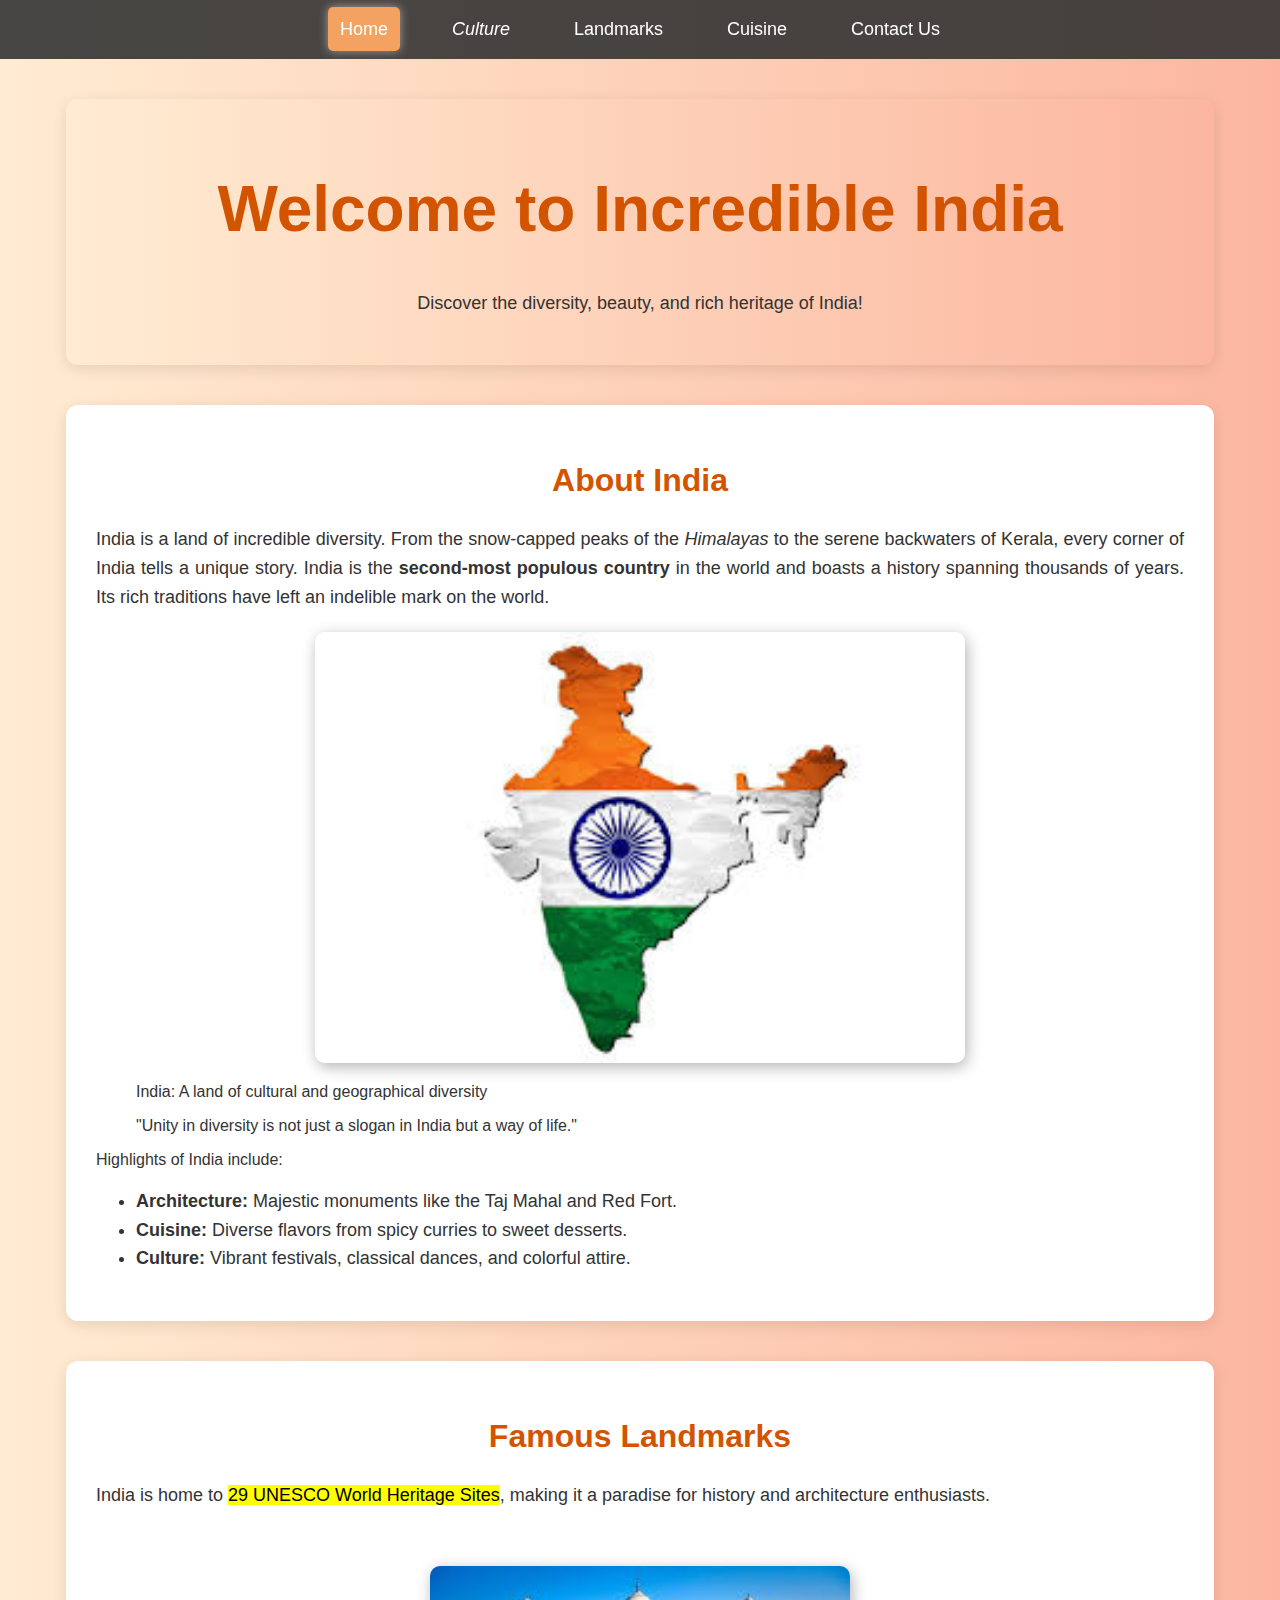
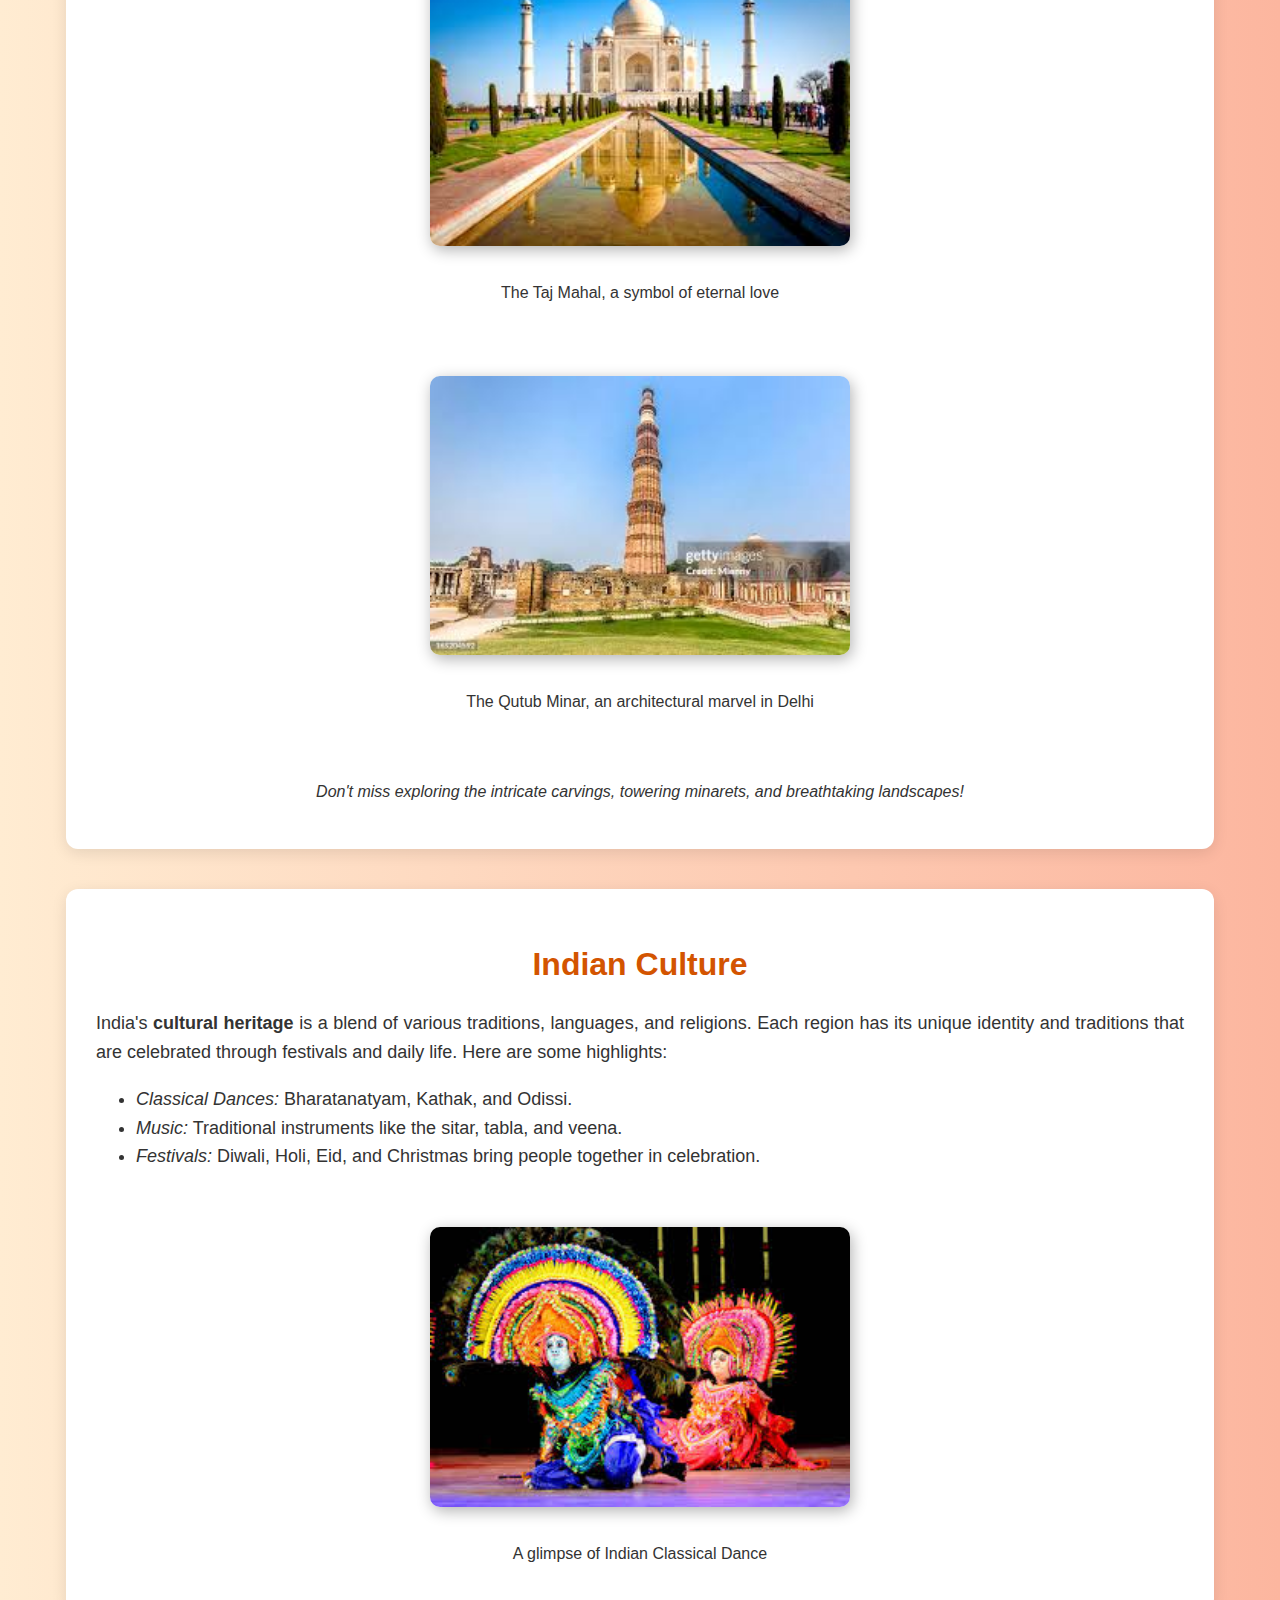
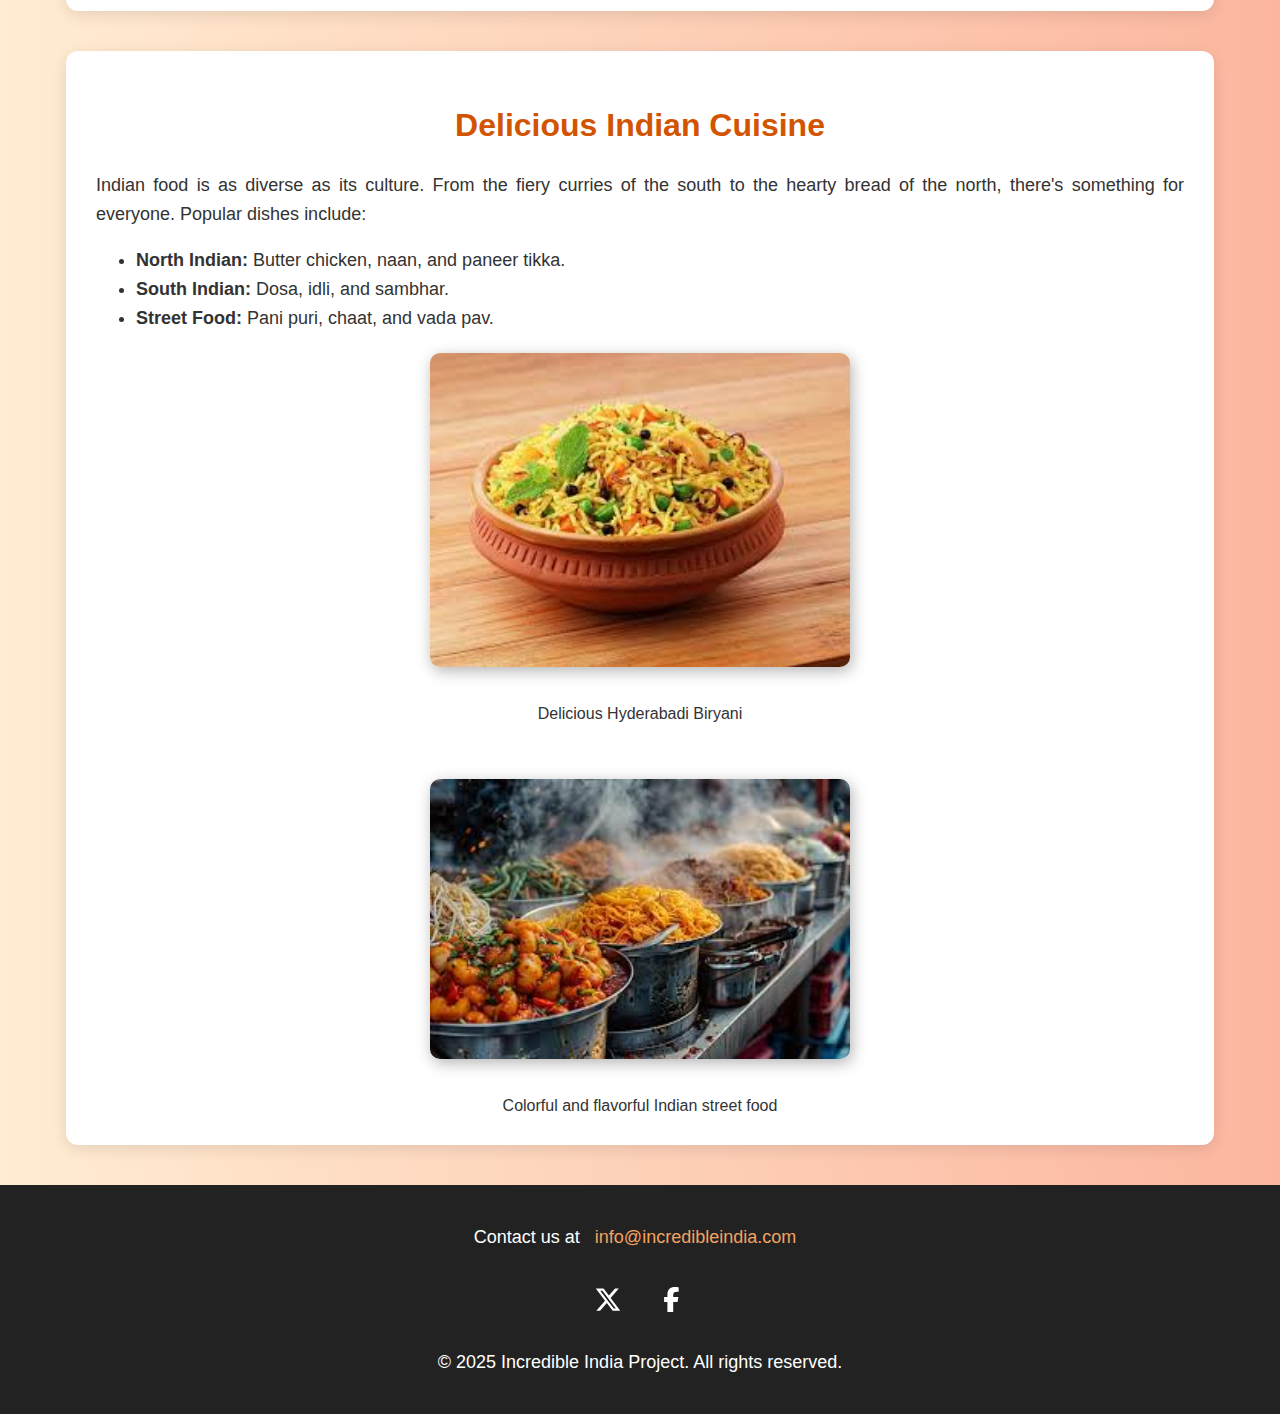
<file: index.html>
<!DOCTYPE html>
<html lang="en">

<head>
    <meta charset="UTF-8">
    <meta name="viewport" content="width=device-width, initial-scale=1.0">
    <title>Welcome to Incredible India</title>
</head>

<link rel="stylesheet" href="style.css">

<body>

    <nav>
        <ul>
            <!-- <li><a href="index.html">Project Page</a></li> -->
            <li><a href="index.html" class="active">Home</a></li>
            <li><a href="culture.html"><i>Culture</i></a></li>
            <li><a href="landmark.html">Landmarks</a></li>
            <li><a href="cuisine.html">Cuisine</a></li>
            <li><a href="contact.html">Contact Us</a></li>
        </ul>
    </nav>

    <section class="unique">
        
        <h1>Welcome to Incredible India</h1>
        <p>Discover the diversity, beauty, and rich heritage of India!</p>
    </section>

    <section>
        <h2>About India</h2>
        <p>
            India is a land of incredible diversity. From the snow-capped peaks of the <i>Himalayas</i> to the serene
            backwaters of Kerala,
            every corner of India tells a unique story. India is the <strong>second-most populous country</strong> in
            the world and boasts
            a history spanning thousands of years. Its rich traditions have left an indelible mark on the world.
        </p>
        <img src="./HomeImages/india_map.jpg" alt="Map of India" width="650px" padding="10px">

        <blockquote>India: A land of cultural and geographical diversity</blockquote>
        <blockquote>"Unity in diversity is not just a slogan in India but a way of life."</blockquote>
        Highlights of India include:
        <ul>
            <li><strong>Architecture:</strong> Majestic monuments like the Taj Mahal and Red Fort.</li>
            <li><strong>Cuisine:</strong> Diverse flavors from spicy curries to sweet desserts.</li>
            <li><strong>Culture:</strong> Vibrant festivals, classical dances, and colorful attire.</li>
        </ul>
    </section>

    <section>
        <h2>Famous Landmarks</h2>
        <p>
            India is home to <mark>29 UNESCO World Heritage Sites</mark>, making it a paradise for history and
            architecture enthusiasts.
        </p>
        <!-- <ol> -->
        <!-- <li> -->
        <div>
            &nbsp;&nbsp;&nbsp;&nbsp;&nbsp;&nbsp;&nbsp;
            <img src="./HomeImages/tajmahal.jpg" alt="The Taj Mahal" width="420px">
            <center><br>The Taj Mahal, a symbol of eternal love</center>
            <!-- &nbsp;&nbsp;&nbsp;&nbsp;&nbsp;&nbsp;&nbsp; -->
        </div>
        <!-- </li> -->
        <br><br><br>
        <!-- <li> -->
        <div>
            <!-- &nbsp;&nbsp;&nbsp;&nbsp;&nbsp;&nbsp;&nbsp; -->
            <img src="./HomeImages/qutubminar.jpg" alt="The Qutub Minar" width="420px">
            <center><br>The Qutub Minar, an architectural marvel in Delhi</center>
            <!-- &nbsp;&nbsp;&nbsp;&nbsp;&nbsp;&nbsp;&nbsp; -->
        </div>
        <!-- </li> -->
        <!-- </ol> -->
        <br><br><br>


        <p>
            <center>
                <i>Don't miss exploring the intricate carvings, towering minarets, and breathtaking landscapes!</i>
            </center>
        </p>
    </section>

    <section>
        <h2>Indian Culture</h2>
        <p>
            India's <strong>cultural heritage</strong> is a blend of various traditions, languages, and religions. Each
            region has its unique
            identity and traditions that are celebrated through festivals and daily life. Here are some highlights:
        </p>
        <ul>
            <li><i>Classical Dances:</i> Bharatanatyam, Kathak, and Odissi.</li>
            <li><i>Music:</i> Traditional instruments like the sitar, tabla, and veena.</li>
            <li><i>Festivals:</i> Diwali, Holi, Eid, and Christmas bring people together in celebration.</li>
        </ul>

        <div>
            &nbsp;&nbsp;&nbsp;&nbsp;&nbsp;&nbsp;&nbsp;&nbsp;&nbsp;&nbsp;&nbsp;
            <img src="./HomeImages/dance.jpg" alt="Indian Classical Dance" width="420px">
            <center>
                <br>A glimpse of Indian Classical Dance
            </center>

            &nbsp;&nbsp;&nbsp;&nbsp;&nbsp;&nbsp;&nbsp;&nbsp;&nbsp;&nbsp;&nbsp;&nbsp;
        </div>
    </section>

    <section>
        <h2>Delicious Indian Cuisine</h2>
        <p>
            Indian food is as diverse as its culture. From the fiery curries of the south to the hearty bread of the
            north,
            there's something for everyone. Popular dishes include:
        </p>
        <ul>
            <li><strong>North Indian:</strong> Butter chicken, naan, and paneer tikka.</li>
            <li><strong>South Indian:</strong> Dosa, idli, and sambhar.</li>
            <li><strong>Street Food:</strong> Pani puri, chaat, and vada pav.</li>
        </ul>

        <div>
            <!-- &nbsp;&nbsp;&nbsp;&nbsp;&nbsp;&nbsp;&nbsp;&nbsp;&nbsp;&nbsp;&nbsp; -->
            <img src="./HomeImages/biryani.jpg" alt="Hyderabadi Biryani" width="420px">
            <center><br>Delicious Hyderabadi Biryani</center>
            <!-- &nbsp;&nbsp;&nbsp;&nbsp;&nbsp;&nbsp;&nbsp;&nbsp;&nbsp;&nbsp;&nbsp;&nbsp; -->
        </div>

        <br><br>

        <div>
            <!-- &nbsp;&nbsp;&nbsp;&nbsp;&nbsp;&nbsp;&nbsp;&nbsp;&nbsp;&nbsp;&nbsp; -->
            <img src="./HomeImages/street_food.jpg" alt="Indian Street Food" width="420px">
            <center><br>Colorful and flavorful Indian street food</center>

            <!-- &nbsp;&nbsp;&nbsp;&nbsp;&nbsp;&nbsp;&nbsp;&nbsp;&nbsp;&nbsp;&nbsp;&nbsp; -->

        </div>
    </section>

    <footer>
        <!-- <p><a href="index.html">Back to Project Page</a></p> -->
        <p>Contact us at <a href="mailto:info@incredibleindia.com">info@incredibleindia.com</a></p>
        <!-- From Uiverse.io by javierBarroso -->
        <div class="social-login-icons">
            <div class="socialcontainer">
                <div class="icon social-icon-1-1">
                    <svg viewBox="0 0 512 512" height="1.7em" xmlns="http://www.w3.org/2000/svg" class="svgIcontwit"
                        fill="white">
                        <path
                            d="M389.2 48h70.6L305.6 224.2 487 464H345L233.7 318.6 106.5 464H35.8L200.7 275.5 26.8 48H172.4L272.9 180.9 389.2 48zM364.4 421.8h39.1L151.1 88h-42L364.4 421.8z">
                        </path>
                    </svg>
                </div>
                <div class="social-icon-1">
                    <svg viewBox="0 0 512 512" height="1.7em" xmlns="http://www.w3.org/2000/svg" class="svgIcontwit"
                        fill="white">
                        <path
                            d="M389.2 48h70.6L305.6 224.2 487 464H345L233.7 318.6 106.5 464H35.8L200.7 275.5 26.8 48H172.4L272.9 180.9 389.2 48zM364.4 421.8h39.1L151.1 88h-42L364.4 421.8z">
                        </path>
                    </svg>
                </div>
            </div>
            <div class="socialcontainer">
                <div class="icon social-icon-3-3">
                    <svg viewBox="0 0 384 512" fill="white" height="1.6em" xmlns="http://www.w3.org/2000/svg">
                        <path
                            d="M80 299.3V512H196V299.3h86.5l18-97.8H196V166.9c0-51.7 20.3-71.5 72.7-71.5c16.3 0 29.4 .4 37 1.2V7.9C291.4 4 256.4 0 236.2 0C129.3 0 80 50.5 80 159.4v42.1H14v97.8H80z">
                        </path>
                    </svg>
                </div>
                <div class="social-icon-3">
                    <svg viewBox="0 0 384 512" fill="white" height="1.6em" xmlns="http://www.w3.org/2000/svg">
                        <path
                            d="M80 299.3V512H196V299.3h86.5l18-97.8H196V166.9c0-51.7 20.3-71.5 72.7-71.5c16.3 0 29.4 .4 37 1.2V7.9C291.4 4 256.4 0 236.2 0C129.3 0 80 50.5 80 159.4v42.1H14v97.8H80z">
                        </path>
                    </svg>
                </div>
            </div>
        </div>
        </div>
        <p> &copy; 2025 Incredible India Project. All rights reserved.</p>

    </footer>
</body>

</html>
</file>
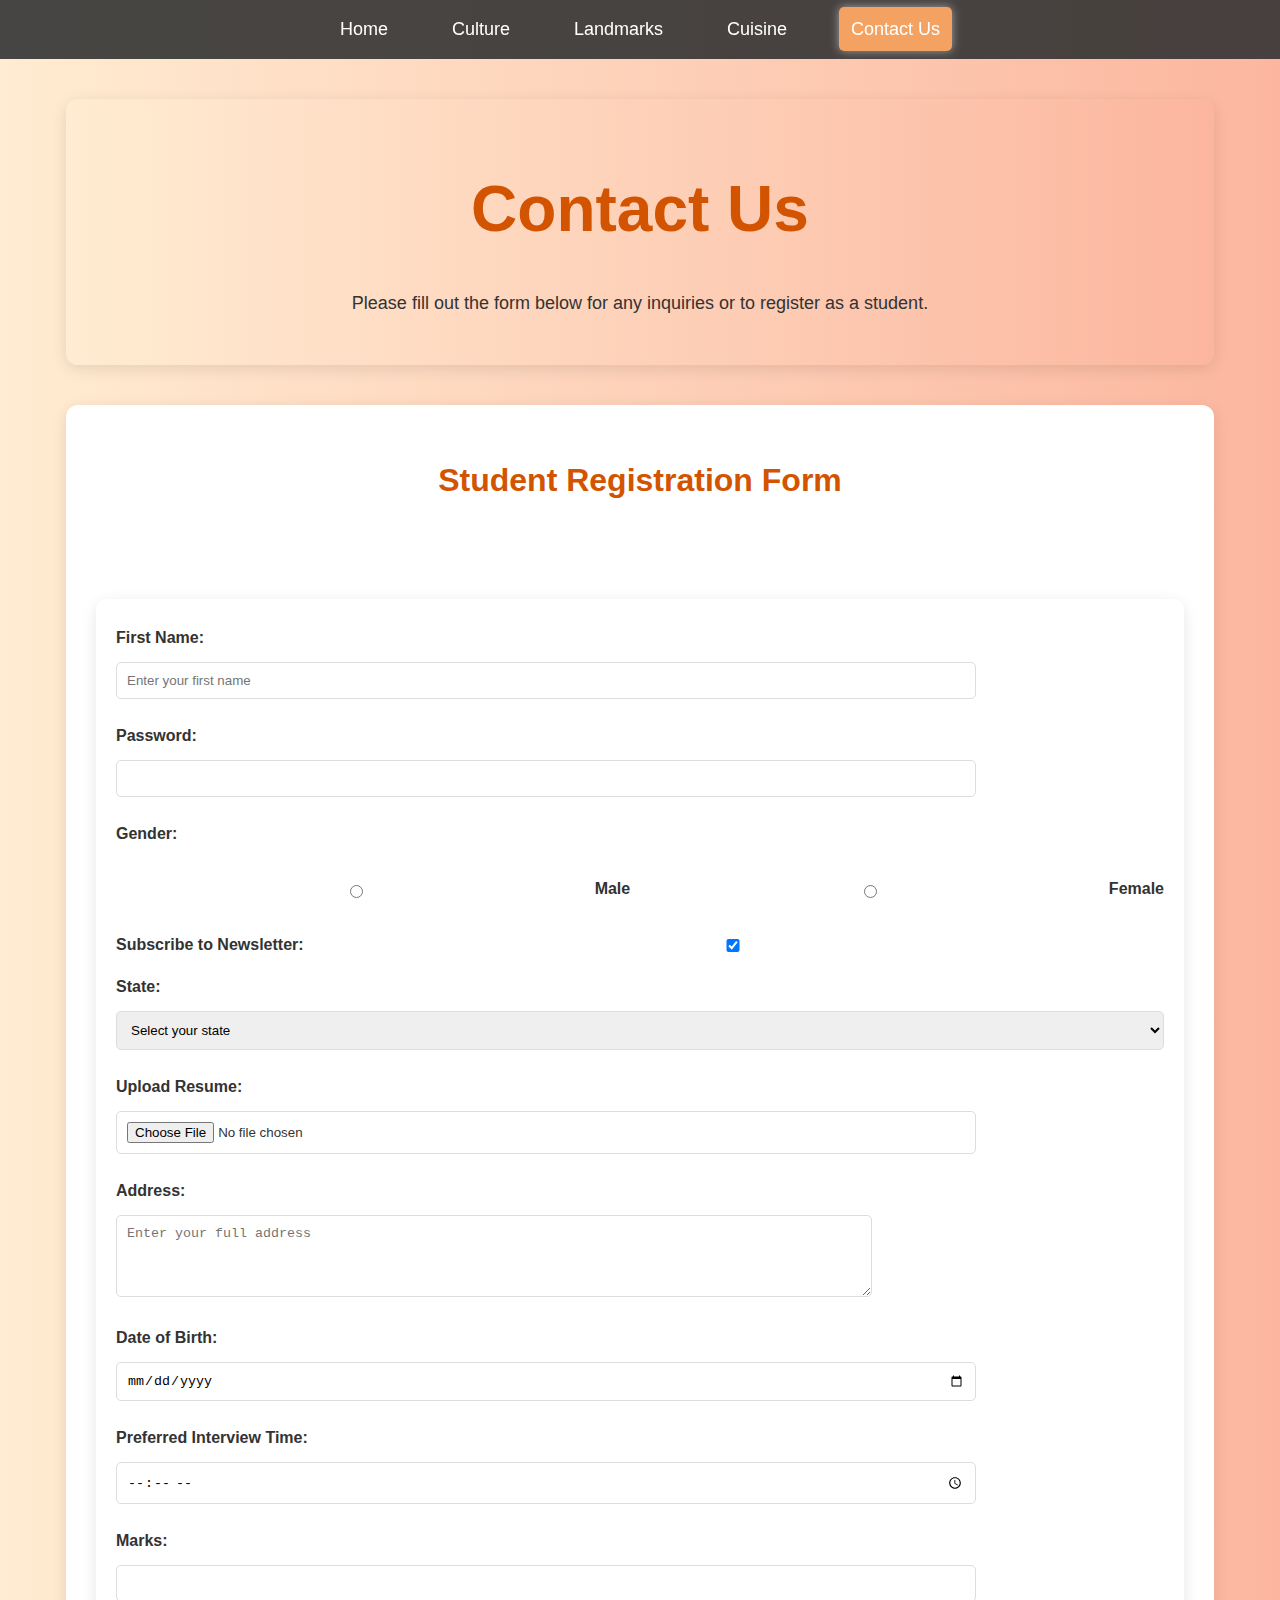
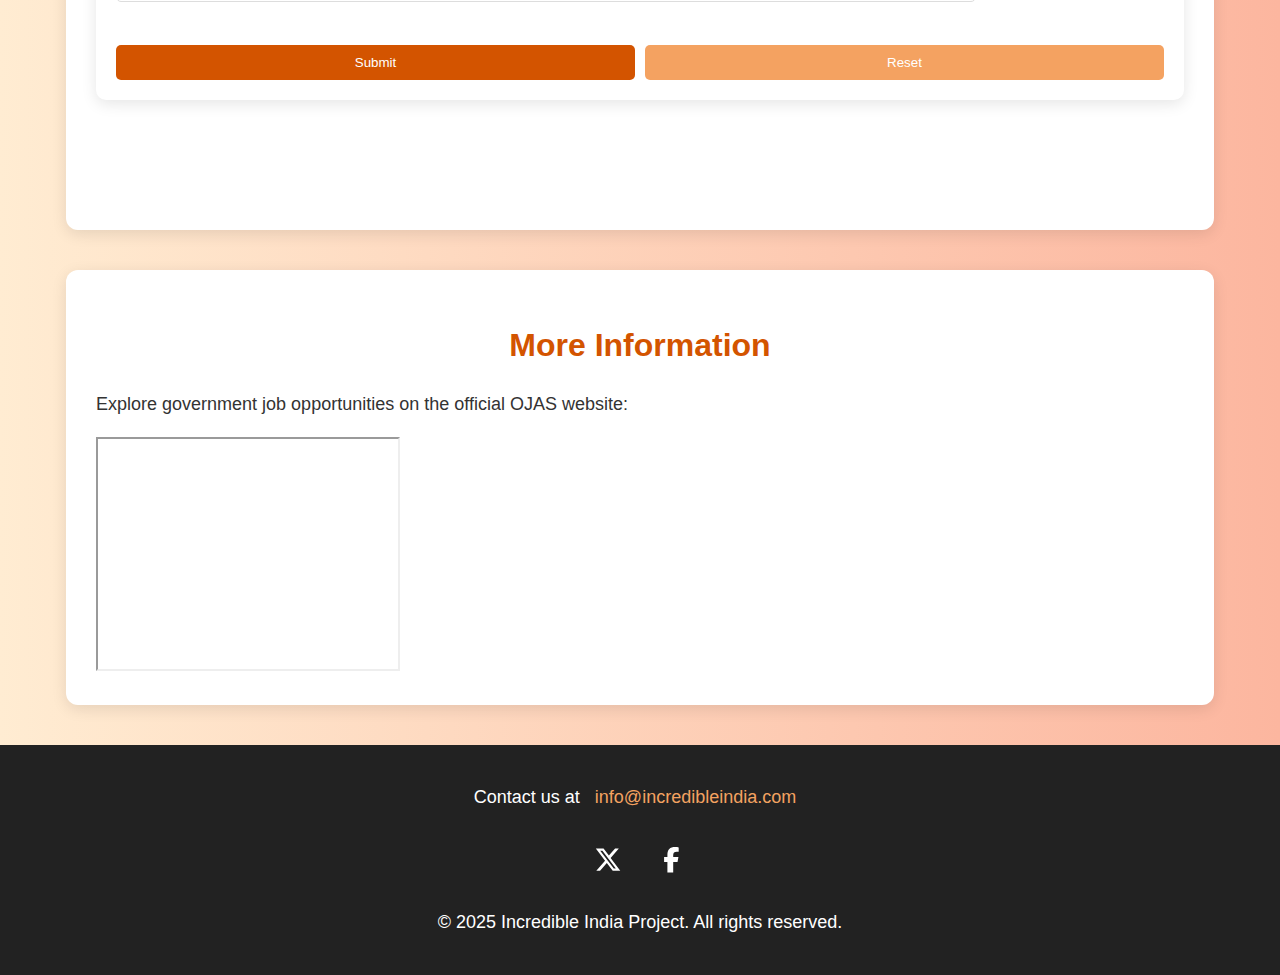
<file: contact.html>
<!DOCTYPE html>
<html lang="en">

<head>
    <meta charset="UTF-8">
    <meta name="viewport" content="width=device-width, initial-scale=1.0">
    <title>Contact Us</title>
</head>

<link rel="stylesheet" href="style.css">

<body>
    <nav>
        <ul>
            <!-- <li><a href="index.html">Project Page</a></li> -->
            <li><a href="index.html">Home</a></li>
            <li><a href="culture.html">Culture</a></li>
            <li><a href="landmark.html">Landmarks</a></li>
            <li><a href="cuisine.html">Cuisine</a></li>
            <li><a href="contact.html" class="active">Contact Us</a></li>
        </ul>
    </nav>

    <section class="unique">
        <h1>Contact Us</h1>
        <p>Please fill out the form below for any inquiries or to register as a student.</p>
    </section>

    <section>
        <h2>Student Registration Form</h2>
        <form action="#" method="post">
            <label for="firstname">First Name:</label>
            <input type="text" id="firstname" name="firstname" placeholder="Enter your first name" required><br><br>

            <label for="password">Password:</label>
            <input type="password" id="password" name="password" required><br><br>

            <label>Gender:</label><br>
            <div class="gender-options">
                <input type="radio" id="male" name="gender" value="Male">
                <label for="male">Male</label>
                <input type="radio" id="female" name="gender" value="Female">
                <label for="female">Female</label><br><br>
            </div>

            <div class="newsletter-option">
                <label for="newsletter">Subscribe to Newsletter:</label>
                <input type="checkbox" id="newsletter" name="newsletter" checked><br><br>
            </div>

            <label for="state">State:</label>
            <select id="state" name="state">
                <option value="" selected disabled>Select your state</option>
                <option value="State1">State1</option>
                <option value="State2">State2</option>
                <option value="State3">State3</option>
            </select><br><br>

            <label for="resume">Upload Resume:</label>
            <input type="file" id="resume" name="resume" required><br><br>

            <label for="address">Address:</label>
            <textarea id="address" name="address" rows="4" cols="30"
                placeholder="Enter your full address"></textarea><br><br>

            <label for="dob">Date of Birth:</label>
            <input type="date" id="dob" name="dob"><br><br>

            <label for="interviewtime">Preferred Interview Time:</label>
            <input type="time" id="interviewtime" name="interviewtime"><br><br>

            <label for="marks">Marks:</label>
            <input type="number" id="marks" name="marks" required><br><br>

            <div class="button-group">
                <input type="submit" value="Submit">
                <input type="reset" value="Reset">
            </div>
        </form>
    </section>

    <section>
        <h2>More Information</h2>
        <p>Explore government job opportunities on the official OJAS website:</p>
        <a href="https://ojas.gujarat.gov.in">
            <iframe src="http://ojas.gujarat.gov.in" frameborder="2px" height="230"></iframe>
        </a>
    </section>

    <footer>
        <!-- <p><a href="index.html">Back to Project Page</a></p> -->
        <p>Contact us at <a href="mailto:info@incredibleindia.com">info@incredibleindia.com</a></p>
        <!-- From Uiverse.io by javierBarroso -->
        <div class="social-login-icons">
            <div class="socialcontainer">
                <div class="icon social-icon-1-1">
                    <svg viewBox="0 0 512 512" height="1.7em" xmlns="http://www.w3.org/2000/svg" class="svgIcontwit"
                        fill="white">
                        <path
                            d="M389.2 48h70.6L305.6 224.2 487 464H345L233.7 318.6 106.5 464H35.8L200.7 275.5 26.8 48H172.4L272.9 180.9 389.2 48zM364.4 421.8h39.1L151.1 88h-42L364.4 421.8z">
                        </path>
                    </svg>
                </div>
                <div class="social-icon-1">
                    <svg viewBox="0 0 512 512" height="1.7em" xmlns="http://www.w3.org/2000/svg" class="svgIcontwit"
                        fill="white">
                        <path
                            d="M389.2 48h70.6L305.6 224.2 487 464H345L233.7 318.6 106.5 464H35.8L200.7 275.5 26.8 48H172.4L272.9 180.9 389.2 48zM364.4 421.8h39.1L151.1 88h-42L364.4 421.8z">
                        </path>
                    </svg>
                </div>
            </div>
            <div class="socialcontainer">
                <div class="icon social-icon-3-3">
                    <svg viewBox="0 0 384 512" fill="white" height="1.6em" xmlns="http://www.w3.org/2000/svg">
                        <path
                            d="M80 299.3V512H196V299.3h86.5l18-97.8H196V166.9c0-51.7 20.3-71.5 72.7-71.5c16.3 0 29.4 .4 37 1.2V7.9C291.4 4 256.4 0 236.2 0C129.3 0 80 50.5 80 159.4v42.1H14v97.8H80z">
                        </path>
                    </svg>
                </div>
                <div class="social-icon-3">
                    <svg viewBox="0 0 384 512" fill="white" height="1.6em" xmlns="http://www.w3.org/2000/svg">
                        <path
                            d="M80 299.3V512H196V299.3h86.5l18-97.8H196V166.9c0-51.7 20.3-71.5 72.7-71.5c16.3 0 29.4 .4 37 1.2V7.9C291.4 4 256.4 0 236.2 0C129.3 0 80 50.5 80 159.4v42.1H14v97.8H80z">
                        </path>
                    </svg>
                </div>
            </div>
        </div>
        </div>
        <p> &copy; 2025 Incredible India Project. All rights reserved.</p>

    </footer>

</body>

</html>
</file>
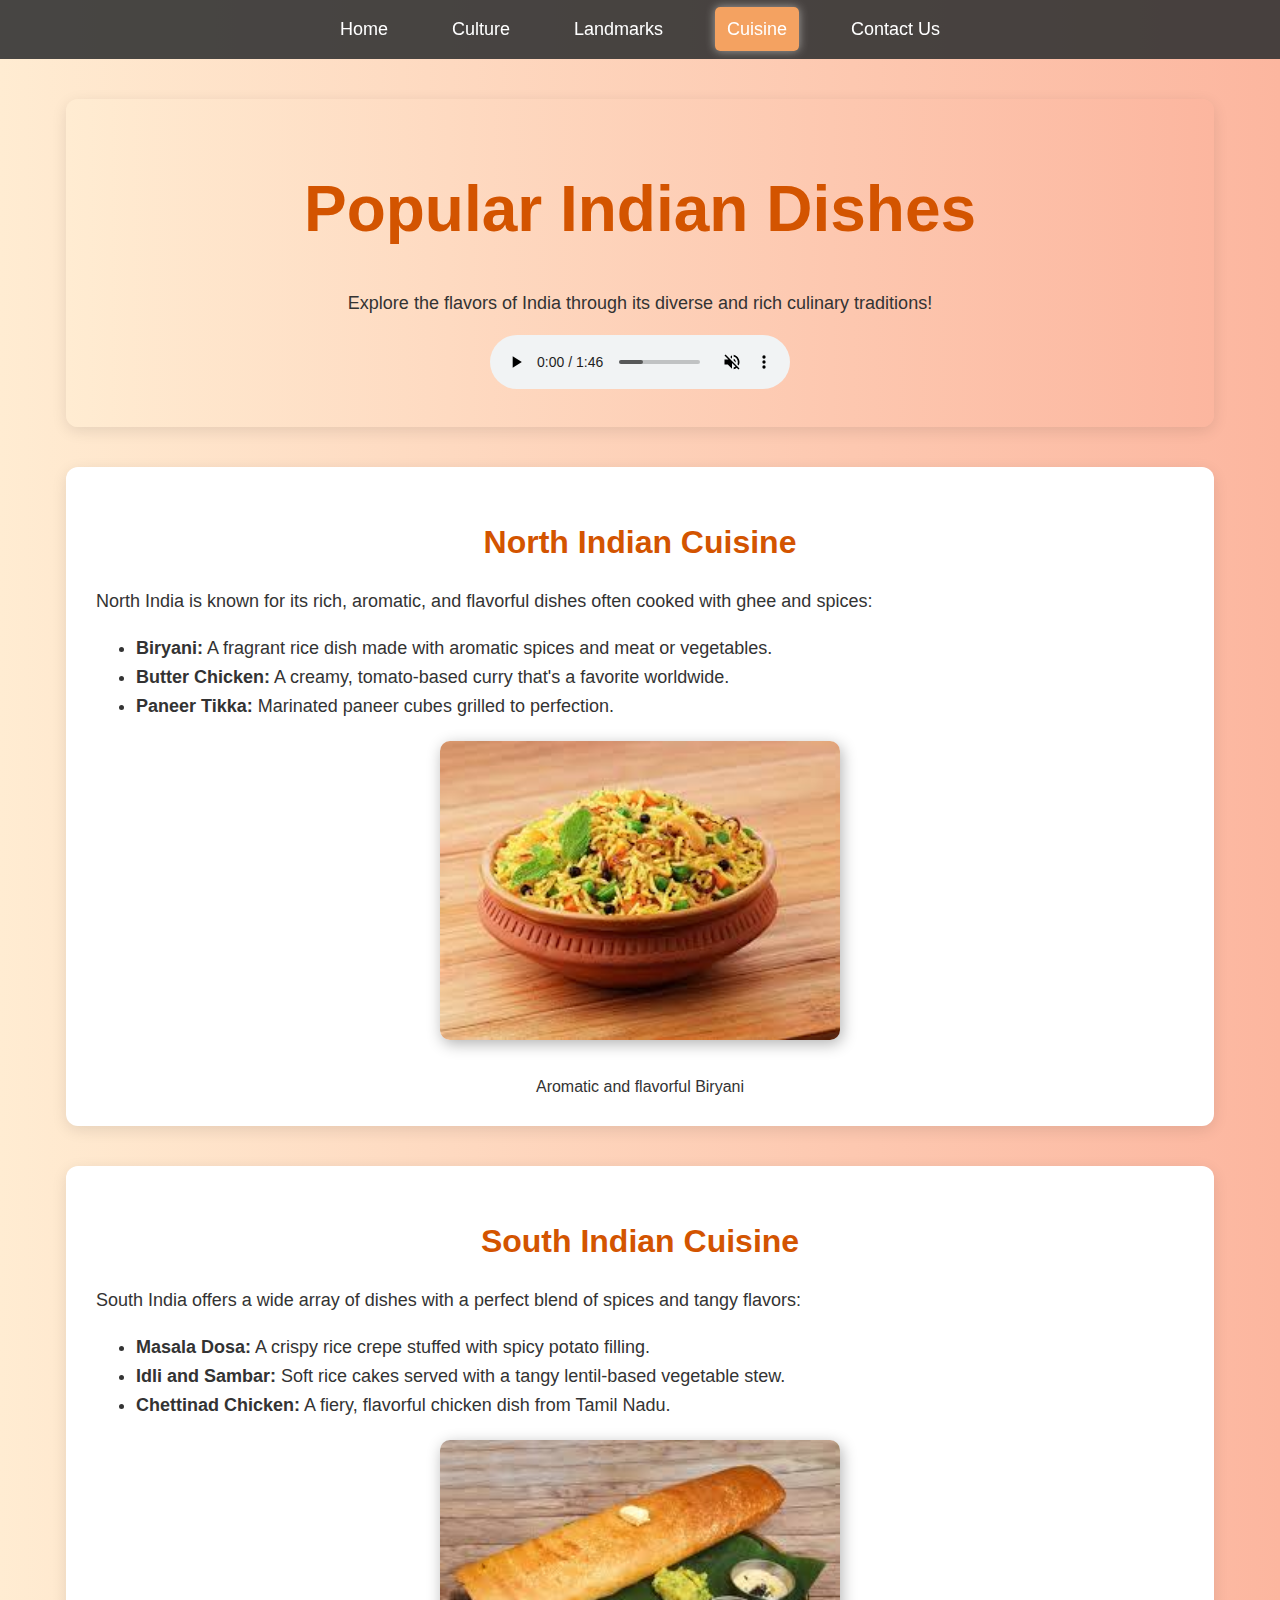
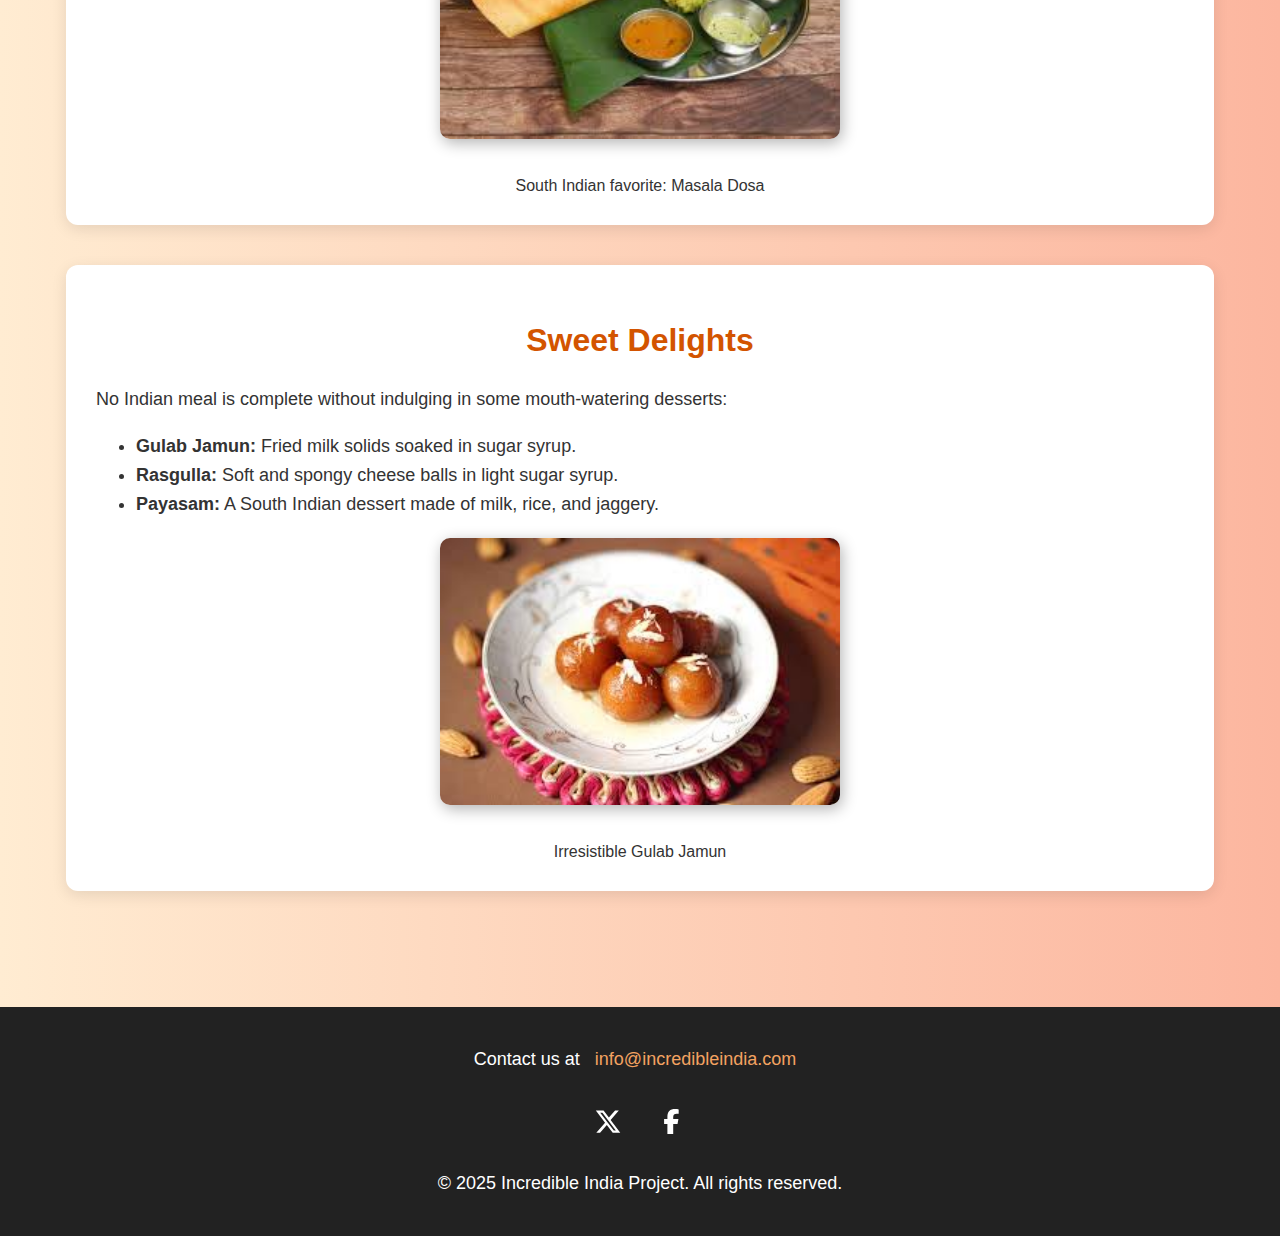
<file: cuisine.html>
<!DOCTYPE html>
<html lang="en">

<head>
    <meta charset="UTF-8">
    <meta name="viewport" content="width=device-width, initial-scale=1.0">
    <title>Popular Indian Dishes</title>
</head>

<link rel="stylesheet" href="style.css">

<body>
    <nav>
        <ul>
            <!-- <li><a href="index.html">Project Page</a></li> -->
            <li><a href="index.html">Home</a></li>
            <li><a href="culture.html">Culture</a></li>
            <li><a href="landmark.html">Landmarks</a></li>
            <li><a href="cuisine.html" class="active">Cuisine</a></li>
            <li><a href="contact.html">Contact Us</a></li>
        </ul>
    </nav>


    <section class="unique">
        <h1>Popular Indian Dishes</h1>
        <p>Explore the flavors of India through its diverse and rich culinary traditions!</p>

        <audio controls autoplay muted>
            <source src="./titanium.mp3" type="audio/mp3">
            Your browser does not support the audio element.
        </audio>
    </section>



    <section>
        <h2>North Indian Cuisine</h2>
        <p>North India is known for its rich, aromatic, and flavorful dishes often cooked with ghee and spices:</p>
        <ul>
            <li><strong>Biryani:</strong> A fragrant rice dish made with aromatic spices and meat or vegetables.
            </li>
            <li><strong>Butter Chicken:</strong> A creamy, tomato-based curry that's a favorite worldwide.</li>
            <li><strong>Paneer Tikka:</strong> Marinated paneer cubes grilled to perfection.</li>
        </ul>
        <div>
            <!-- &nbsp;&nbsp;&nbsp;&nbsp;&nbsp;&nbsp;&nbsp;&nbsp;&nbsp; -->
            <img src="./CusineImages/biryani.jpg" alt="Aromatic and flavorful Biryani" width="400px">
            <center><br>Aromatic and flavorful Biryani</center>

            <!-- <br>&nbsp;&nbsp;&nbsp;&nbsp;&nbsp;&nbsp;&nbsp;&nbsp;&nbsp;&nbsp; -->

        </div>
    </section>

    <section>
        <h2>South Indian Cuisine</h2>
        <p>South India offers a wide array of dishes with a perfect blend of spices and tangy flavors:</p>
        <ul>
            <li><strong>Masala Dosa:</strong> A crispy rice crepe stuffed with spicy potato filling.</li>
            <li><strong>Idli and Sambar:</strong> Soft rice cakes served with a tangy lentil-based vegetable stew.
            </li>
            <li><strong>Chettinad Chicken:</strong> A fiery, flavorful chicken dish from Tamil Nadu.</li>
        </ul>
        <div>
            <!-- &nbsp;&nbsp;&nbsp;&nbsp;&nbsp;&nbsp;&nbsp;&nbsp;&nbsp; -->
            <img src="./CusineImages/dosa.jpg" alt="South Indian favorite: Masala Dosai" width="400px">
            <center><br>South Indian favorite: Masala Dosa</center>

            <!-- <br>&nbsp;&nbsp;&nbsp;&nbsp;&nbsp;&nbsp;&nbsp;&nbsp;&nbsp;&nbsp; -->
        </div>
    </section>

    <section>
        <h2>Sweet Delights</h2>
        <p>No Indian meal is complete without indulging in some mouth-watering desserts:</p>
        <ul>
            <li><strong>Gulab Jamun:</strong> Fried milk solids soaked in sugar syrup.</li>
            <li><strong>Rasgulla:</strong> Soft and spongy cheese balls in light sugar syrup.</li>
            <li><strong>Payasam:</strong> A South Indian dessert made of milk, rice, and jaggery.</li>
        </ul>

        <div>
            <!-- &nbsp;&nbsp;&nbsp;&nbsp;&nbsp;&nbsp;&nbsp;&nbsp;&nbsp; -->
            <img src="./CusineImages/gulab_jamun.jpg" alt="Irresistible Gulab Jamun" width="400px">
            <center><br>Irresistible Gulab Jamun</center>

            <!-- <br>&nbsp;&nbsp;&nbsp;&nbsp;&nbsp;&nbsp;&nbsp;&nbsp;&nbsp;&nbsp; -->
        </div>
    </section>
    <br><br>

    <footer>
        <!-- <p><a href="index.html">Back to Project Page</a></p> -->
        <p>Contact us at <a href="mailto:info@incredibleindia.com">info@incredibleindia.com</a></p>
        <!-- From Uiverse.io by javierBarroso -->
        <div class="social-login-icons">
            <div class="socialcontainer">
                <div class="icon social-icon-1-1">
                    <svg viewBox="0 0 512 512" height="1.7em" xmlns="http://www.w3.org/2000/svg" class="svgIcontwit"
                        fill="white">
                        <path
                            d="M389.2 48h70.6L305.6 224.2 487 464H345L233.7 318.6 106.5 464H35.8L200.7 275.5 26.8 48H172.4L272.9 180.9 389.2 48zM364.4 421.8h39.1L151.1 88h-42L364.4 421.8z">
                        </path>
                    </svg>
                </div>
                <div class="social-icon-1">
                    <svg viewBox="0 0 512 512" height="1.7em" xmlns="http://www.w3.org/2000/svg" class="svgIcontwit"
                        fill="white">
                        <path
                            d="M389.2 48h70.6L305.6 224.2 487 464H345L233.7 318.6 106.5 464H35.8L200.7 275.5 26.8 48H172.4L272.9 180.9 389.2 48zM364.4 421.8h39.1L151.1 88h-42L364.4 421.8z">
                        </path>
                    </svg>
                </div>
            </div>
            <div class="socialcontainer">
                <div class="icon social-icon-3-3">
                    <svg viewBox="0 0 384 512" fill="white" height="1.6em" xmlns="http://www.w3.org/2000/svg">
                        <path
                            d="M80 299.3V512H196V299.3h86.5l18-97.8H196V166.9c0-51.7 20.3-71.5 72.7-71.5c16.3 0 29.4 .4 37 1.2V7.9C291.4 4 256.4 0 236.2 0C129.3 0 80 50.5 80 159.4v42.1H14v97.8H80z">
                        </path>
                    </svg>
                </div>
                <div class="social-icon-3">
                    <svg viewBox="0 0 384 512" fill="white" height="1.6em" xmlns="http://www.w3.org/2000/svg">
                        <path
                            d="M80 299.3V512H196V299.3h86.5l18-97.8H196V166.9c0-51.7 20.3-71.5 72.7-71.5c16.3 0 29.4 .4 37 1.2V7.9C291.4 4 256.4 0 236.2 0C129.3 0 80 50.5 80 159.4v42.1H14v97.8H80z">
                        </path>
                    </svg>
                </div>
            </div>
        </div>
        </div>
        <p> &copy; 2025 Incredible India Project. All rights reserved.</p>

    </footer>

</body>

</html>
</file>
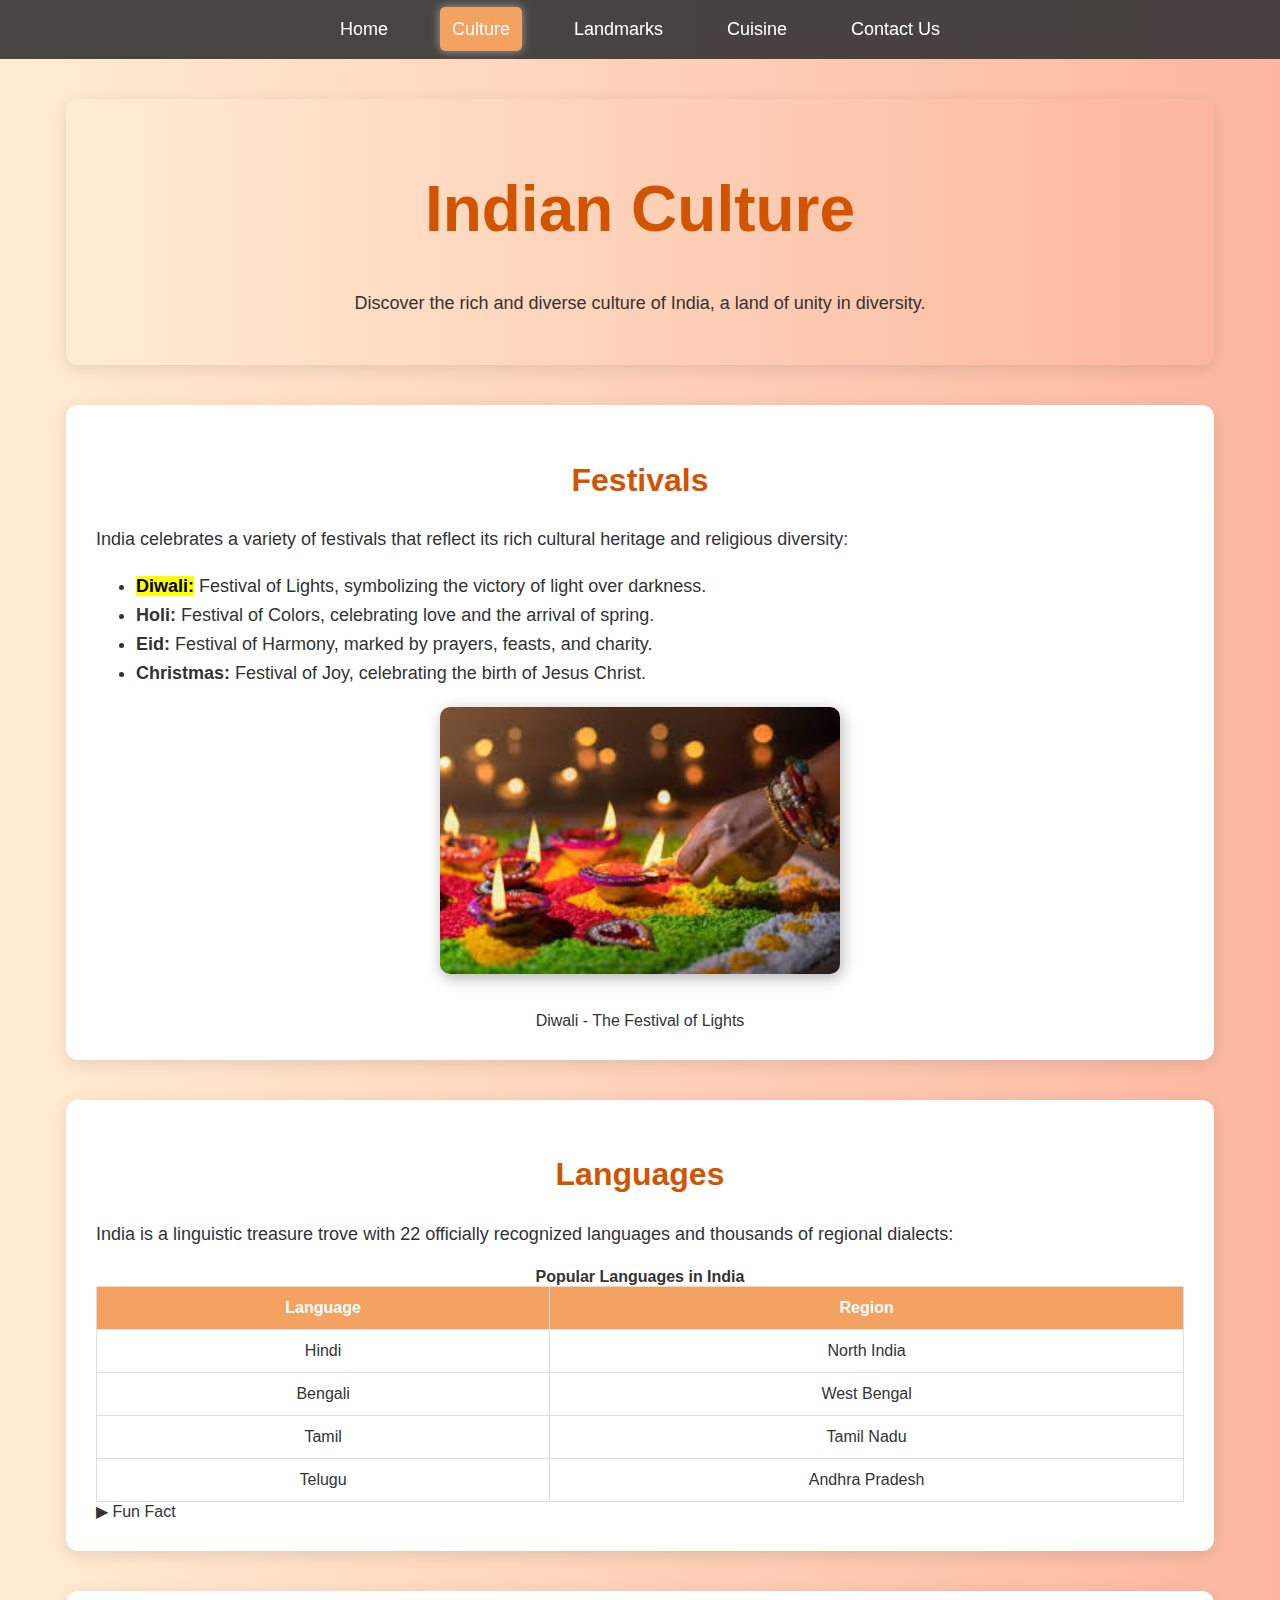
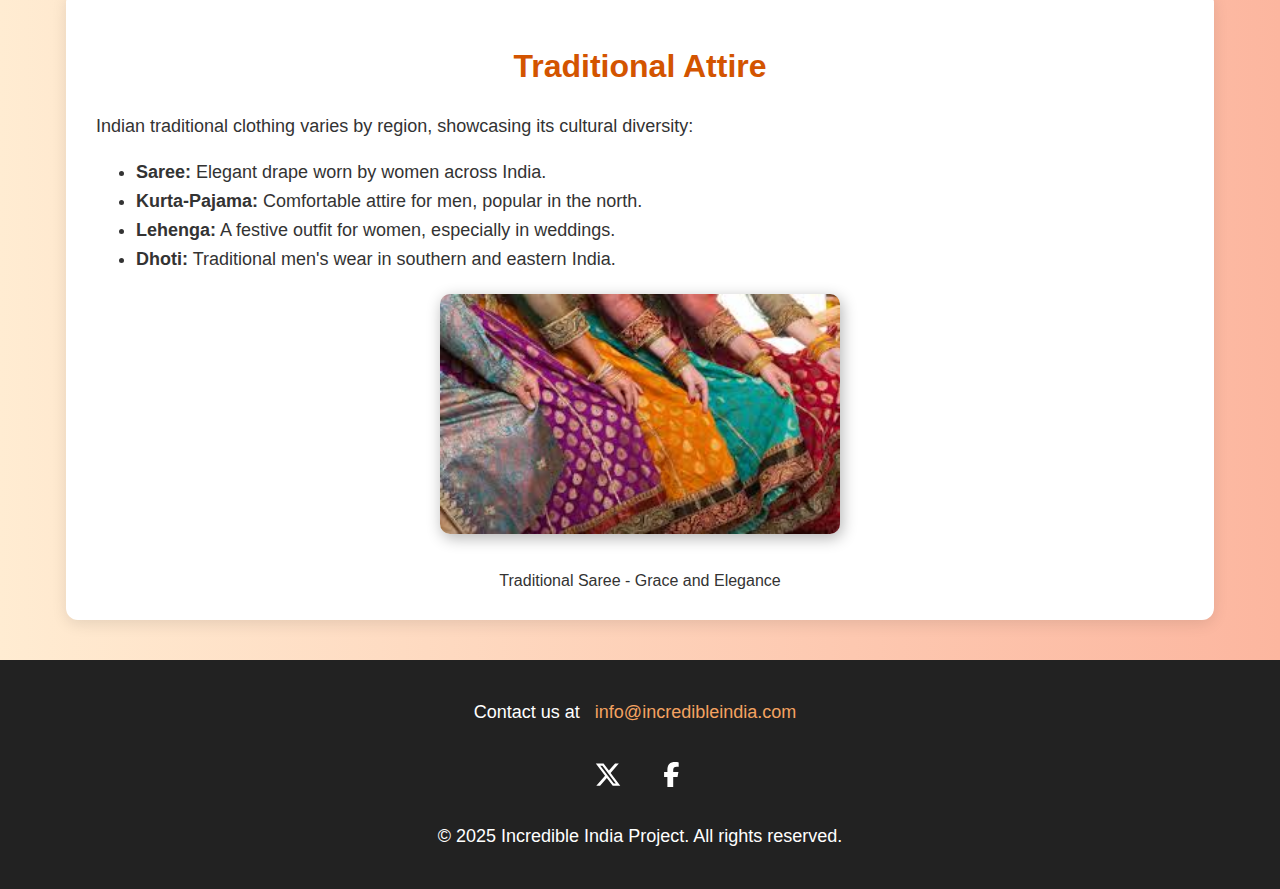
<file: culture.html>
<!DOCTYPE html>
<html lang="en">

<head>
    <meta charset="UTF-8">
    <meta name="viewport" content="width=device-width, initial-scale=1.0">
    <title>Indian Culture</title>
</head>

<link rel="stylesheet" href="style.css">

<body>

    <nav>
        <ul>
            <!-- <li><a href="index.html">Project Page</a></li> -->
            <li><a href="index.html">Home</a></li>
            <li><a href="culture.html" class="active">Culture</a></li>
            <li><a href="landmark.html">Landmarks</a></li>
            <li><a href="cuisine.html">Cuisine</a></li>
            <li><a href="contact.html">Contact Us</a></li>
        </ul>
    </nav>

    <section class="unique">
        <h1>Indian Culture</h1>
        <p>Discover the rich and diverse culture of India, a land of unity in diversity.</p>
    </section>

    <section>
        <h2>Festivals</h2>
        <p>India celebrates a variety of festivals that reflect its rich cultural heritage and religious diversity:</p>
        <ul>
            <li><b><mark>Diwali:</mark></b> Festival of Lights, symbolizing the victory of light over darkness.</li>
            <li><b>Holi:</b> Festival of Colors, celebrating love and the arrival of spring.</li>
            <li><b>Eid:</b> Festival of Harmony, marked by prayers, feasts, and charity.</li>
            <li><b>Christmas:</b> Festival of Joy, celebrating the birth of Jesus Christ.</li>
        </ul>
        <div>
            <!-- &nbsp;&nbsp;&nbsp;&nbsp;&nbsp;&nbsp;&nbsp;&nbsp;&nbsp; -->
            <img src="./CultureImages/diwali.jpg" alt="Diwali - The Festival of Lights" width="400px">
            <center><br>Diwali - The Festival of Lights</center>

            <!-- &nbsp;&nbsp;&nbsp;&nbsp;&nbsp;&nbsp;&nbsp;&nbsp;&nbsp;&nbsp; -->
        </div>
    </section>

    <section>
        <h2>Languages</h2>
        <p>India is a linguistic treasure trove with 22 officially recognized languages and thousands of regional
            dialects:</p>
        <table border="1" cellspacing="0" width="13%" cellpadding="5px">
            <caption><b>Popular Languages in India</b></caption>
            <tr>
                <th>Language</th>
                <th>Region</th>
            </tr>
            <tr>
                <td>Hindi</td>
                <td>North India</td>
            </tr>
            <tr>
                <td>Bengali</td>
                <td>West Bengal</td>
            </tr>
            <tr>
                <td>Tamil</td>
                <td>Tamil Nadu</td>
            </tr>
            <tr>
                <td>Telugu</td>
                <td>Andhra Pradesh</td>
            </tr>
        </table>
        &#9654; Fun Fact
    </section>

    <section>
        <h2>Traditional Attire</h2>
        <p>Indian traditional clothing varies by region, showcasing its cultural diversity:</p>
        <ul>
            <li><b>Saree:</b> Elegant drape worn by women across India.</li>
            <li><b>Kurta-Pajama:</b> Comfortable attire for men, popular in the north.</li>
            <li><b>Lehenga:</b> A festive outfit for women, especially in weddings.</li>
            <li><b>Dhoti:</b> Traditional men's wear in southern and eastern India.</li>
        </ul>

        <div>
            <!-- &nbsp;&nbsp;&nbsp;&nbsp;&nbsp;&nbsp;&nbsp;&nbsp;&nbsp; -->
            <img src="./CultureImages/saree.jpg" alt="Traditional Saree - Grace and Elegance" width="400px">
            <center><br>Traditional Saree - Grace and Elegance</center>

            <!-- &nbsp;&nbsp;&nbsp;&nbsp;&nbsp;&nbsp;&nbsp;&nbsp;&nbsp;&nbsp; -->
        </div>
    </section>

    <footer>
        <!-- <p><a href="index.html">Back to Project Page</a></p> -->
        <p>Contact us at <a href="mailto:info@incredibleindia.com">info@incredibleindia.com</a></p>
        <!-- From Uiverse.io by javierBarroso -->
        <div class="social-login-icons">
            <div class="socialcontainer">
                <div class="icon social-icon-1-1">
                    <svg viewBox="0 0 512 512" height="1.7em" xmlns="http://www.w3.org/2000/svg" class="svgIcontwit"
                        fill="white">
                        <path
                            d="M389.2 48h70.6L305.6 224.2 487 464H345L233.7 318.6 106.5 464H35.8L200.7 275.5 26.8 48H172.4L272.9 180.9 389.2 48zM364.4 421.8h39.1L151.1 88h-42L364.4 421.8z">
                        </path>
                    </svg>
                </div>
                <div class="social-icon-1">
                    <svg viewBox="0 0 512 512" height="1.7em" xmlns="http://www.w3.org/2000/svg" class="svgIcontwit"
                        fill="white">
                        <path
                            d="M389.2 48h70.6L305.6 224.2 487 464H345L233.7 318.6 106.5 464H35.8L200.7 275.5 26.8 48H172.4L272.9 180.9 389.2 48zM364.4 421.8h39.1L151.1 88h-42L364.4 421.8z">
                        </path>
                    </svg>
                </div>
            </div>
            <div class="socialcontainer">
                <div class="icon social-icon-3-3">
                    <svg viewBox="0 0 384 512" fill="white" height="1.6em" xmlns="http://www.w3.org/2000/svg">
                        <path
                            d="M80 299.3V512H196V299.3h86.5l18-97.8H196V166.9c0-51.7 20.3-71.5 72.7-71.5c16.3 0 29.4 .4 37 1.2V7.9C291.4 4 256.4 0 236.2 0C129.3 0 80 50.5 80 159.4v42.1H14v97.8H80z">
                        </path>
                    </svg>
                </div>
                <div class="social-icon-3">
                    <svg viewBox="0 0 384 512" fill="white" height="1.6em" xmlns="http://www.w3.org/2000/svg">
                        <path
                            d="M80 299.3V512H196V299.3h86.5l18-97.8H196V166.9c0-51.7 20.3-71.5 72.7-71.5c16.3 0 29.4 .4 37 1.2V7.9C291.4 4 256.4 0 236.2 0C129.3 0 80 50.5 80 159.4v42.1H14v97.8H80z">
                        </path>
                    </svg>
                </div>
            </div>
        </div>
        </div>
        <p> &copy; 2025 Incredible India Project. All rights reserved.</p>

    </footer>

</body>

</html>
</file>
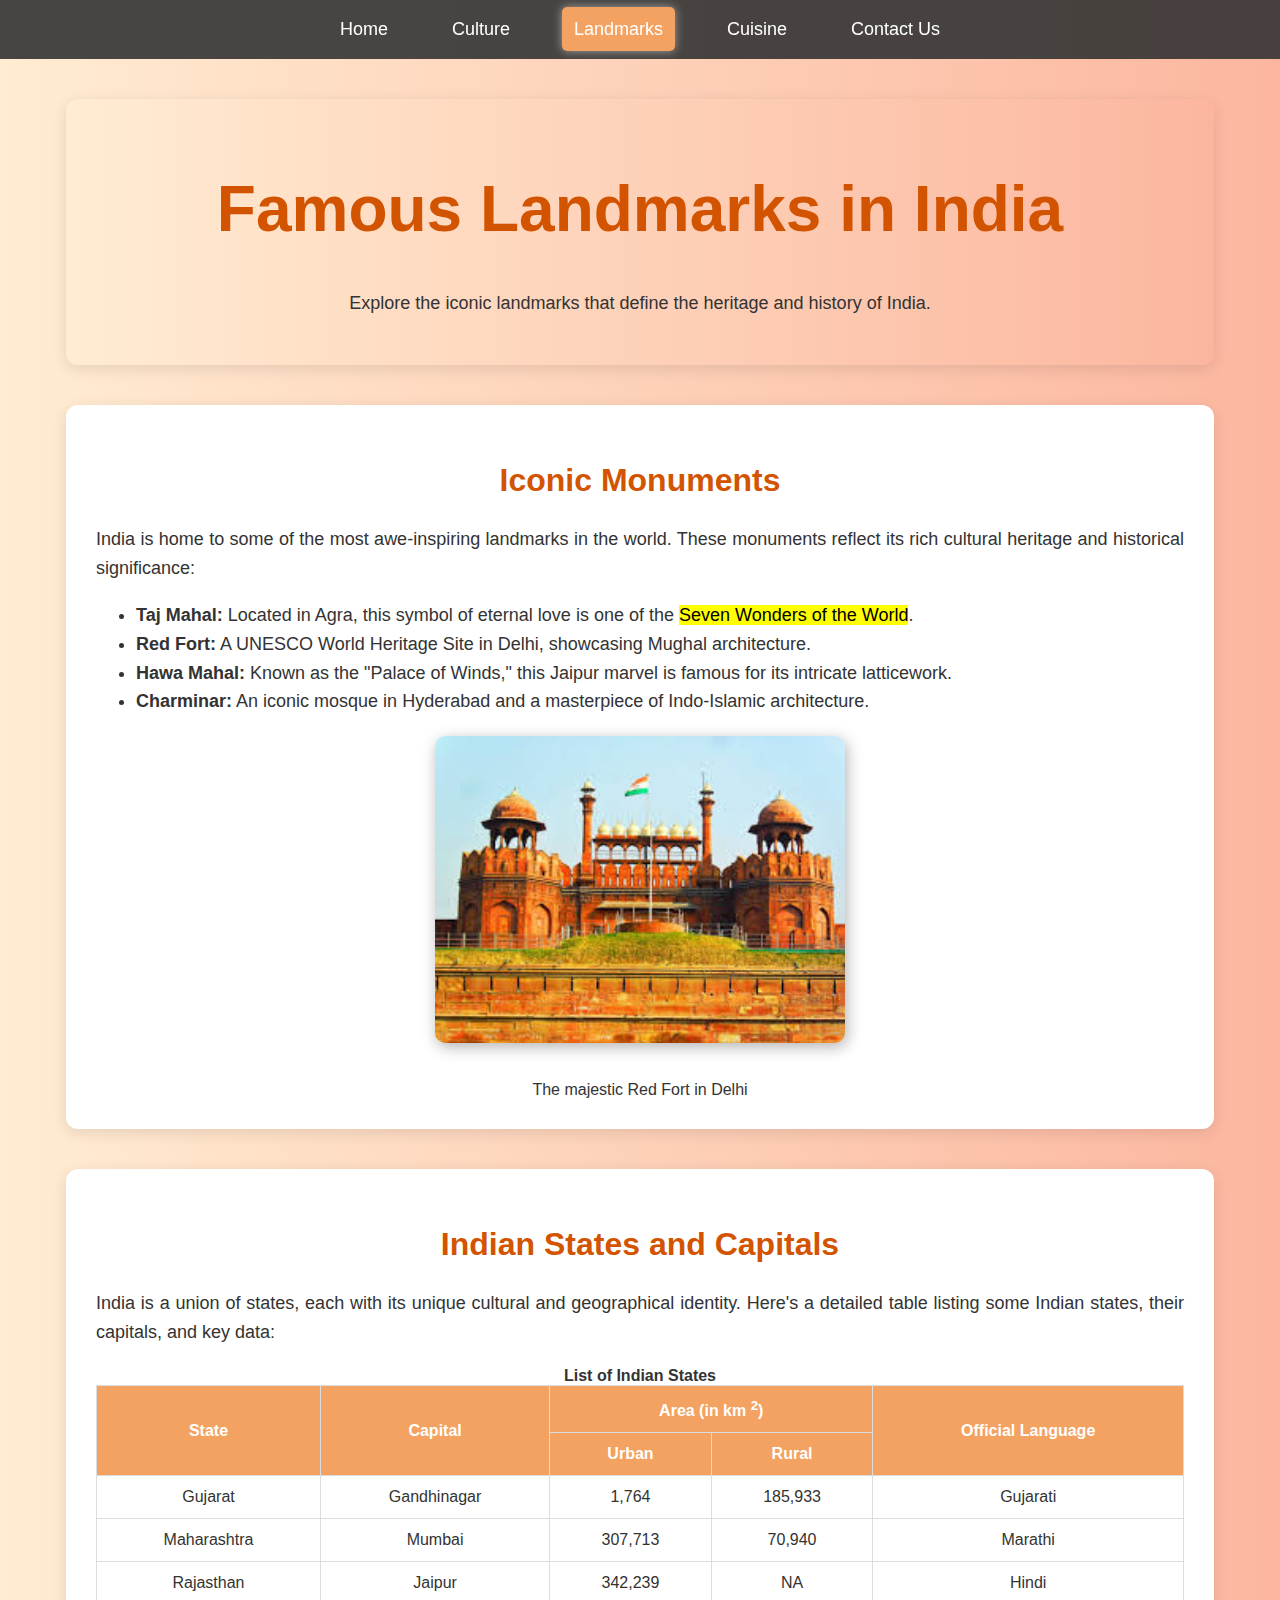
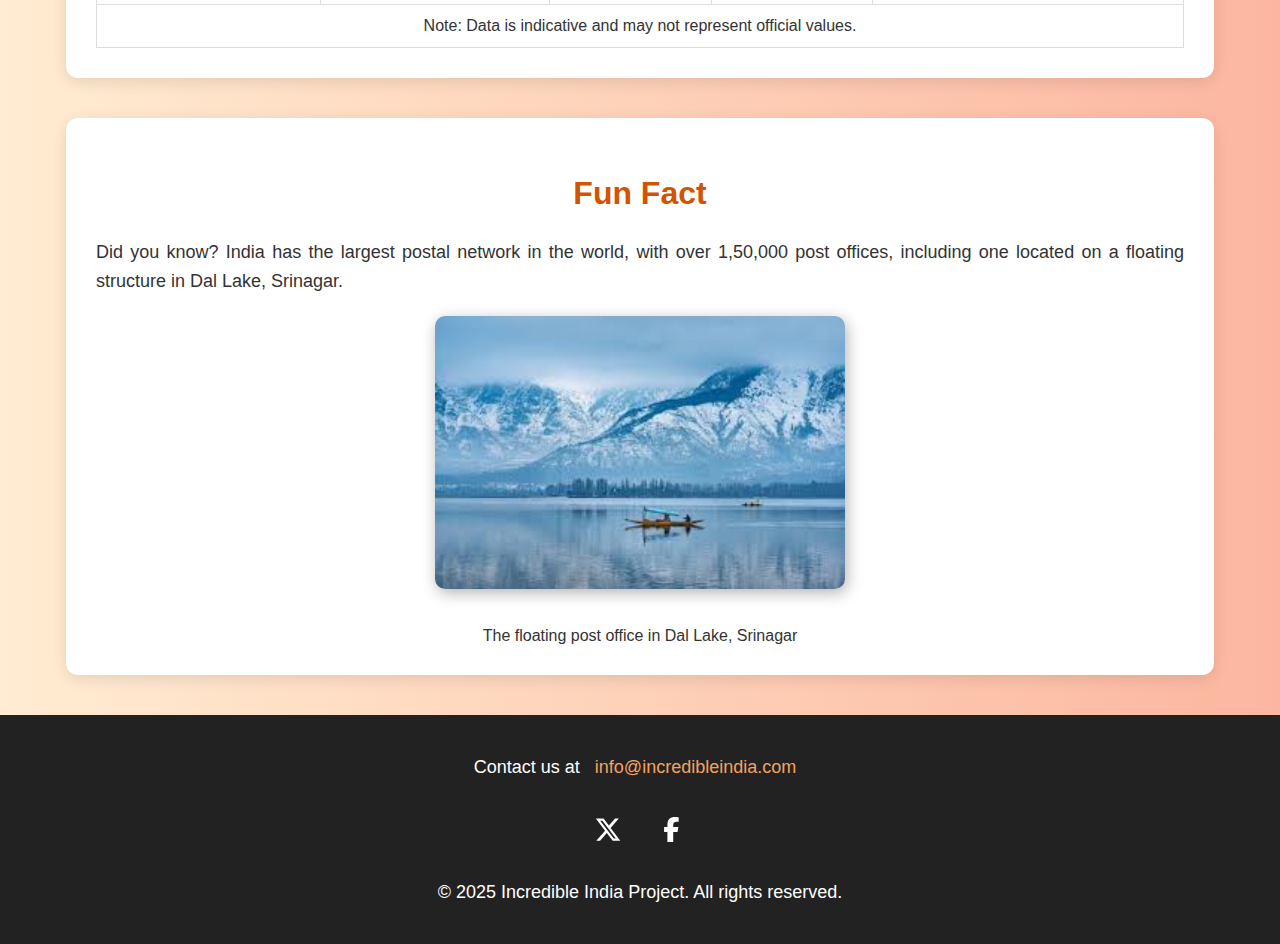
<file: landmark.html>
<!DOCTYPE html>
<html lang="en">

<head>
    <meta charset="UTF-8">
    <meta name="viewport" content="width=device-width, initial-scale=1.0">
    <title>Famous Landmarks in India</title>
</head>

<link rel="stylesheet" href="style.css">

<body>
    <nav>
        <ul>
            <!-- <li><a href="index.html">Project Page</a></li> -->
            <li><a href="index.html">Home</a></li>
            <li><a href="culture.html">Culture</a></li>
            <li><a href="landmark.html" class="active">Landmarks</a></li>
            <li><a href="cuisine.html">Cuisine</a></li>
            <li><a href="contact.html">Contact Us</a></li>
        </ul>
    </nav>

    <section class="unique">
        <h1>Famous Landmarks in India</h1>
        <p>Explore the iconic landmarks that define the heritage and history of India.</p>
    </section>

    <section>


        <h2>Iconic Monuments</h2>
        <p>India is home to some of the most awe-inspiring landmarks in the world. These monuments reflect its rich
            cultural
            heritage and historical significance:</p>
        <ul>
            <li><b>Taj Mahal:</b> Located in Agra, this symbol of eternal love is one of the <mark>Seven Wonders of the
                    World</mark>.</li>
            <li><b>Red Fort:</b> A UNESCO World Heritage Site in Delhi, showcasing Mughal architecture.</li>
            <li><b>Hawa Mahal:</b> Known as the "Palace of Winds," this Jaipur marvel is famous for its intricate
                latticework.</li>
            <li><b>Charminar:</b> An iconic mosque in Hyderabad and a masterpiece of Indo-Islamic architecture.</li>
        </ul>

        <div>
            <!-- &nbsp;&nbsp;&nbsp;&nbsp;&nbsp;&nbsp;&nbsp;&nbsp;&nbsp; -->
            <img src="./LandMarkImages/redfort.jpg" alt="The majestic Red Fort in Delhi" width="410px">
            <center><br>The majestic Red Fort in Delhi</center>

            <!-- &nbsp;&nbsp;&nbsp;&nbsp;&nbsp;&nbsp;&nbsp;&nbsp;&nbsp;&nbsp; -->

        </div>
    </section>

    <section>
        <h2>Indian States and Capitals</h2>
        <p>India is a union of states, each with its unique cultural and geographical identity. Here's a detailed table
            listing some Indian states, their capitals, and key data:</p>
        <table border="1" cellspacing="0" width="100%" cellpadding="7px">
            <caption><b>List of Indian States</b></caption>
            <tr height="30px">
                <th rowspan="2">State</th>
                <th rowspan="2">Capital</th>
                <th colspan="2">Area (in km <sup>2</sup>)</th>
                <th rowspan="2">Official Language</th>
            </tr>
            <tr height="30px">
                <th>Urban</th>
                <th>Rural</th>
            </tr>
            <tr height="30px">
                <td>Gujarat</td>
                <td>Gandhinagar</td>
                <td>1,764</td>
                <td>185,933</td>
                <td>Gujarati</td>
            </tr>
            <tr height="30px">
                <td>Maharashtra</td>
                <td>Mumbai</td>
                <td>307,713</td>
                <td>70,940</td>
                <td>Marathi</td>
            </tr>
            <tr height="30px">
                <td>Rajasthan</td>
                <td>Jaipur</td>
                <td>342,239</td>
                <td>NA</td>
                <td>Hindi</td>
            </tr>

            <tr height="30px">
                <td colspan="5">Note: Data is indicative and may not represent official values.</td>
            </tr>
        </table>
    </section>

    <section>
        <h2>Fun Fact</h2>
        <p>Did you know? India has the largest postal network in the world, with over 1,50,000 post offices, including
            one
            located on a floating structure in Dal Lake, Srinagar.</p>


        <div>
            <!-- &nbsp;&nbsp;&nbsp;&nbsp;&nbsp;&nbsp;&nbsp;&nbsp;&nbsp; -->
            <img src="./LandMarkImages/dal_lake.jpg" alt="The floating post office in Dal Lake, Srinagar" width="410px">
            <center><br>The floating post office in Dal Lake, Srinagar</center>

            <!-- <br>&nbsp;&nbsp;&nbsp;&nbsp;&nbsp;&nbsp;&nbsp;&nbsp;&nbsp;&nbsp; -->

        </div>
    </section>

    <footer>
        <!-- <p><a href="index.html">Back to Project Page</a></p> -->
        <p>Contact us at <a href="mailto:info@incredibleindia.com">info@incredibleindia.com</a></p>
        <!-- From Uiverse.io by javierBarroso -->
        <div class="social-login-icons">
            <div class="socialcontainer">
                <div class="icon social-icon-1-1">
                    <svg viewBox="0 0 512 512" height="1.7em" xmlns="http://www.w3.org/2000/svg" class="svgIcontwit"
                        fill="white">
                        <path
                            d="M389.2 48h70.6L305.6 224.2 487 464H345L233.7 318.6 106.5 464H35.8L200.7 275.5 26.8 48H172.4L272.9 180.9 389.2 48zM364.4 421.8h39.1L151.1 88h-42L364.4 421.8z">
                        </path>
                    </svg>
                </div>
                <div class="social-icon-1">
                    <svg viewBox="0 0 512 512" height="1.7em" xmlns="http://www.w3.org/2000/svg" class="svgIcontwit"
                        fill="white">
                        <path
                            d="M389.2 48h70.6L305.6 224.2 487 464H345L233.7 318.6 106.5 464H35.8L200.7 275.5 26.8 48H172.4L272.9 180.9 389.2 48zM364.4 421.8h39.1L151.1 88h-42L364.4 421.8z">
                        </path>
                    </svg>
                </div>
            </div>
            <div class="socialcontainer">
                <div class="icon social-icon-3-3">
                    <svg viewBox="0 0 384 512" fill="white" height="1.6em" xmlns="http://www.w3.org/2000/svg">
                        <path
                            d="M80 299.3V512H196V299.3h86.5l18-97.8H196V166.9c0-51.7 20.3-71.5 72.7-71.5c16.3 0 29.4 .4 37 1.2V7.9C291.4 4 256.4 0 236.2 0C129.3 0 80 50.5 80 159.4v42.1H14v97.8H80z">
                        </path>
                    </svg>
                </div>
                <div class="social-icon-3">
                    <svg viewBox="0 0 384 512" fill="white" height="1.6em" xmlns="http://www.w3.org/2000/svg">
                        <path
                            d="M80 299.3V512H196V299.3h86.5l18-97.8H196V166.9c0-51.7 20.3-71.5 72.7-71.5c16.3 0 29.4 .4 37 1.2V7.9C291.4 4 256.4 0 236.2 0C129.3 0 80 50.5 80 159.4v42.1H14v97.8H80z">
                        </path>
                    </svg>
                </div>
            </div>
        </div>
        </div>
        <p> &copy; 2025 Incredible India Project. All rights reserved.</p>

    </footer>
</body>

</html>
</file>
<file: style.css>
body {
    font-family: 'Poppins', sans-serif;
    margin: 0;
    padding: 0;
    background: linear-gradient(to right, #ffecd2, #fcb69f);
    color: #333;

    /* scroll-snap-type: y mandatory;  Enables smooth section snapping 
    overflow-y: scroll;
    height: 100vh; */

}

h2 {
    font-size: xx-large;
}

nav {
    background: rgba(51, 51, 51, 0.9);
    padding: 15px 0;
    text-align: center;
    position: sticky;
    top: 0;
    z-index: 1000;
}

nav ul {
    list-style: none;
    margin: 0;
    padding: 0;
    display: flex;
    justify-content: center;
}

nav ul li {
    margin: 0 20px;
}

nav ul li a {
    text-decoration: none;
    color: white;
    font-size: 18px;
    padding: 12px;
    transition: all 0.3s ease;
    border-radius: 5px;
}

nav ul li a:hover {
    color: #f4a261;
    background: white;
    box-shadow: 0px 0px 10px rgba(255, 255, 255, 0.5);
}

nav ul li a.active {
    background: #f4a261;
    color: #fff;
    box-shadow: 0px 0px 10px rgba(255, 255, 255, 0.5);
}

section {
    background: white;
    margin: 40px auto;
    padding: 30px;
    width: 85%;
    border-radius: 12px;
    box-shadow: 0px 4px 15px rgba(0, 0, 0, 0.1);
    animation: fadeIn 1s;

    /* scroll-snap-align: start; Ensures smooth snapping  */

}

.unique {
    background: linear-gradient(to right, #ffecd2, #fcb69f);
    margin: 40px auto;
    padding: 30px;
    width: 85%;
    border-radius: 12px;
    box-shadow: 0px 4px 15px rgba(0, 0, 0, 0.1);
    animation: fadeIn 1s;
    font-size: xx-large;
    text-align: center;

    scroll-snap-align: start;

}

.unique p {
    text-align: center;
}


@keyframes fadeIn {
    from {
        opacity: 0;
        transform: translateY(20px);
    }

    to {
        opacity: 1;
        transform: translateY(0);
    }
}

h1,
h2 {
    color: #d35400;
    text-align: center;
}

p,
ul {
    font-size: 18px;
    line-height: 1.6;
    text-align: justify;
}

img {
    max-width: 100%;
    height: auto;
    display: block;
    border-radius: 10px;
    margin: 20px auto;
    box-shadow: 2px 4px 15px rgba(0, 0, 0, 0.3);
    transition: transform 0.3s ease;
}

/* img:hover {
    transform: scale(1.05);
} */

table {
    width: 100%;
    border-collapse: collapse;
    margin-top: 20px;

}

th,
td {
    border: 1px solid #ddd;
    padding: 12px;
    text-align: center;

    word-break: break-word;

}

th {
    background-color: #f4a261;
    color: white;

    word-break: break-word;

}

img:hover {
    cursor: pointer;
}

img:active {
    transform: scale(1.1);
    transition: 0.3s;
}

footer {
    background-color: #222;
    color: #fff;
    padding: 20px 0;
    margin-top: 40px;
    font-size: 16px;
    text-align: center;
    display: flex;
    flex-direction: column;
    align-items: center;
}

/* footer div {
    margin-top: 10px;
} */

footer a {
    color: #f4a261;
    text-decoration: none;
    margin: 0 10px;
    transition: color 0.3s ease;
}

footer a:hover {
    text-decoration: underline;
    text-transform: uppercase;
}

/* From Uiverse.io by vinodjangid07 */
.card {
    /* width: fit-content; */
    /* height: fit-content; */
    /* background-color: rgb(238, 238, 238); */
    display: flex;
    align-items: center;
    justify-content: center;
    /* padding: 25px 25px; */
    gap: 20px;
    /* box-shadow: 0px 0px 20px rgba(0, 0, 0, 0.055); */
}

/* for all social containers */
.socialContainer {
    width: 52px;
    height: 52px;
    /* background-color: rgb(44, 44, 44); */
    border-radius: 25px;
    display: flex;
    align-items: center;
    justify-content: center;
    overflow: hidden;
    transition-duration: .3s;
}

/* facebook*/
.containerOne:hover {
    background-color: #d62976;
    transition-duration: .3s;
}

/* twitter*/
.containerTwo:hover {
    background-color: #00acee;
    transition-duration: .3s;
}

.socialContainer:active {
    transform: scale(0.9);
    transition-duration: .3s;
}

.socialSvg {
    width: 20px;
}

.socialSvg path {
    fill: rgb(255, 255, 255);
}

.socialContainer:hover .socialSvg {
    animation: slide-in-top 0.3s both;
}

@keyframes slide-in-top {
    0% {
        transform: translateY(-50px);
        opacity: 0;
    }

    100% {
        transform: translateY(0);
        opacity: 1;
    }
}


form {
    max-width: 1200px;
    margin: 100px auto;
    background: white;
    padding: 20px;
    border-radius: 10px;
    box-shadow: 0px 4px 15px rgba(0, 0, 0, 0.1);
}

label {
    font-weight: bold;
    display: block;
    margin-top: 10px;
}

input,
select,
textarea {
    width: 100%;
    padding: 10px;
    margin-top: 15px;
    border: 1px solid #ddd;
    border-radius: 5px;
}

/* Gender and Newsletter Styling */
.gender-options,
.newsletter-option {
    display: flex;
    align-items: center;
    /* gap: 10px; */
    margin-top: 5px;
    margin-bottom: 20px;
}

.newsletter-option input {
    margin-left: 10px;
}



/* Buttons Styling */
.button-group {
    display: flex;
    justify-content: space-between;
    margin-top: 10px;
}

input[type="submit"] {
    background: #d35400;
    color: white;
    border: none;
    padding: 10px 15px;
    cursor: pointer;
    flex: 1;
    margin-right: 10px;
}

input[type="reset"] {
    background: #f4a261;
    color: white;
    border: none;
    padding: 10px 15px;
    cursor: pointer;
    flex: 1;
}

input[type="submit"]:hover {
    background: #e76f51;
}

input[type="reset"]:hover {
    background: #222;
}

section form input {
    width: 80%;
}

section form textarea#address{
    width: 70%;
}


/* From Uiverse.io by javierBarroso */
.social-login-icons {
    display: flex;
    align-items: center;
    gap: 15px;
    fill: #fff;
}

.social-login-icons svg {
    width: 40px;
}

.social-icon-1,
.social-icon-1-1,
.social-icon-3,
.social-icon-3-3 {
    width: 50px;
    height: 50px;
    display: flex;
    align-items: center;
    justify-content: center;
    border-radius: 50px;
    margin: 5px 0 0px 0;/
    /* margin: 0; */
}

.icon svg {
    fill: #fff;
}

.socialcontainer {
    height: 60px;
    overflow: hidden;
}

.social-icon-1 {
    transition-duration: 0.4s;
    background-color: rgb(0, 0, 0);
    transition-timing-function: cubic-bezier(0.46, -0.78, 0.5, 1.56);
}

.social-icon-1 svg,
.social-icon-3 svg {
    opacity: 0;
    transition-duration: 0.5s;
    transition-delay: 0.2s;
}

.social-icon-1-1 {
    transition-duration: 0.4s;
    background-color: rgb(0, 0, 0, 0);
}

.socialcontainer:hover .social-icon-1 {
    transform: translateY(-55px);
}

.socialcontainer:hover .social-icon-1 svg,
.socialcontainer:hover .social-icon-3 svg {
    opacity: 1;
}

.social-icon-3 {
    transition-duration: 0.4s;
    transition-timing-function: cubic-bezier(0.46, -0.78, 0.5, 1.56);
    background: #316ff6;
}

.socialcontainer:hover .social-icon-3 {
    transform: translateY(-55px);
}

section {
    animation: fadeIn 2s ease-in-out;
}

 /* Smooth fade-in animation for sections */
 @keyframes fadeIn {
    from { opacity: 0; transform: translateY(30px); }
    to { opacity: 1; transform: translateY(0); }
}

/* Navigation bar animation */
nav {
    animation: slideDown 0.8s ease-in-out;
}

@keyframes slideDown {
    from { transform: translateY(-50px); opacity: 0; }
    to { transform: translateY(0); opacity: 1; }
}

/* Adding a pulsing effect to active navigation */
nav ul li a.active {
    animation: pulse 1.5s infinite;
}

@keyframes pulse {
    0% { box-shadow: 0 0 5px rgba(255, 255, 255, 0.5); }
    50% { box-shadow: 0 0 15px rgba(255, 255, 255, 0.8); }
    100% { box-shadow: 0 0 5px rgba(255, 255, 255, 0.5); }
}

/* Floating animation for images */
@keyframes float {
    0% { transform: translateY(0px); }
    50% { transform: translateY(-10px); }
    100% { transform: translateY(0px); }
}

img {
    animation: float 3s ease-in-out infinite;
}



@media (max-width: 768px) {

    nav {
        background: rgba(51, 51, 51, 0.9);
    }

    nav ul {
        /* flex-direction: column; */
        text-align: center;
    }

    nav ul li {
        margin: 10px 0;
    }

    nav ul li a {
        font-size: 18px;
        padding: 10px;
    }

    section,
    .unique {
        max-width: 80%;

        padding: 20px;

    }

    img {
        width: 70%;
    }

    h1,
    h2 {
        font-size: 27px;
    }

    p,
    ul {
        font-size: 18px;
    }

    footer {
        font-size: 14px;
    }

    table {
        width: 100%;
        overflow-x: auto;
        font-size: 14px;
        width: 100%;
    }

    th,
    td {
        padding: 8px;
    }

    section,
    form {
        width: 90%;
    }

    section form input {
        width: 80%;
    }
    section form textarea#address{
        width: 70%;
    }

}

@media (max-width: 480px) {

    nav {
        background: rgba(51, 51, 51, 0.9);
    }

    nav ul {
        /* flex-direction: column; */
        text-align: center;
    }

    nav ul li {
        margin: 10px 0;
    }

    nav ul li a {
        font-size: 14px;
        padding: 8px;
    }

    section,
    .unique {
        max-width: 80%;

        padding: 25px;

    }

    img {
        width: 70%;
    }

    h1,
    h2 {
        font-size: 30px;
    }

    p,
    ul {
        font-size: 13px;

    }

    table {
        width: 100%;
        overflow-x: auto;
        font-size: 12px;
        width: 100%;
    }

    th,
    td {
        padding: 8px;
    }

    form {
        padding: 15px;
    }

    section form input {
        width: 80%;
    }
    
    section form textarea#address{
        width: 70%;
    }

}
</file>
